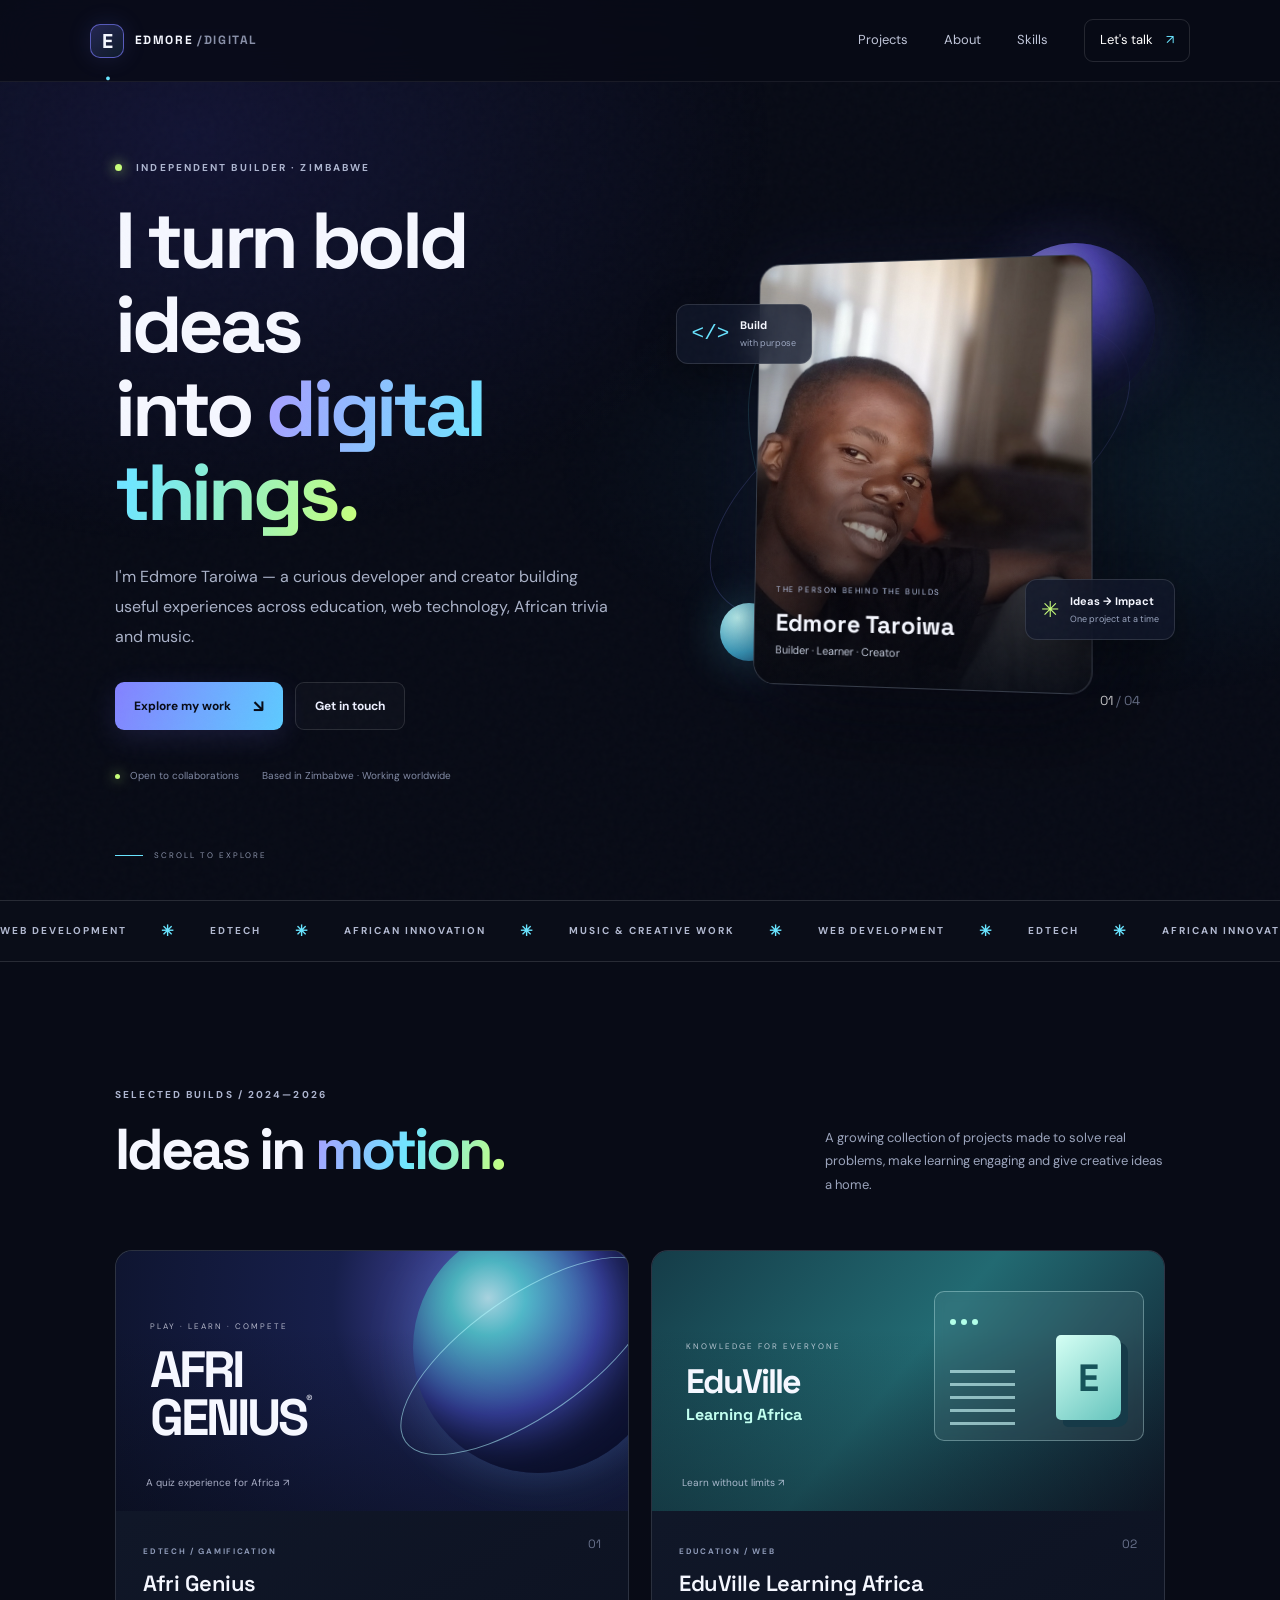
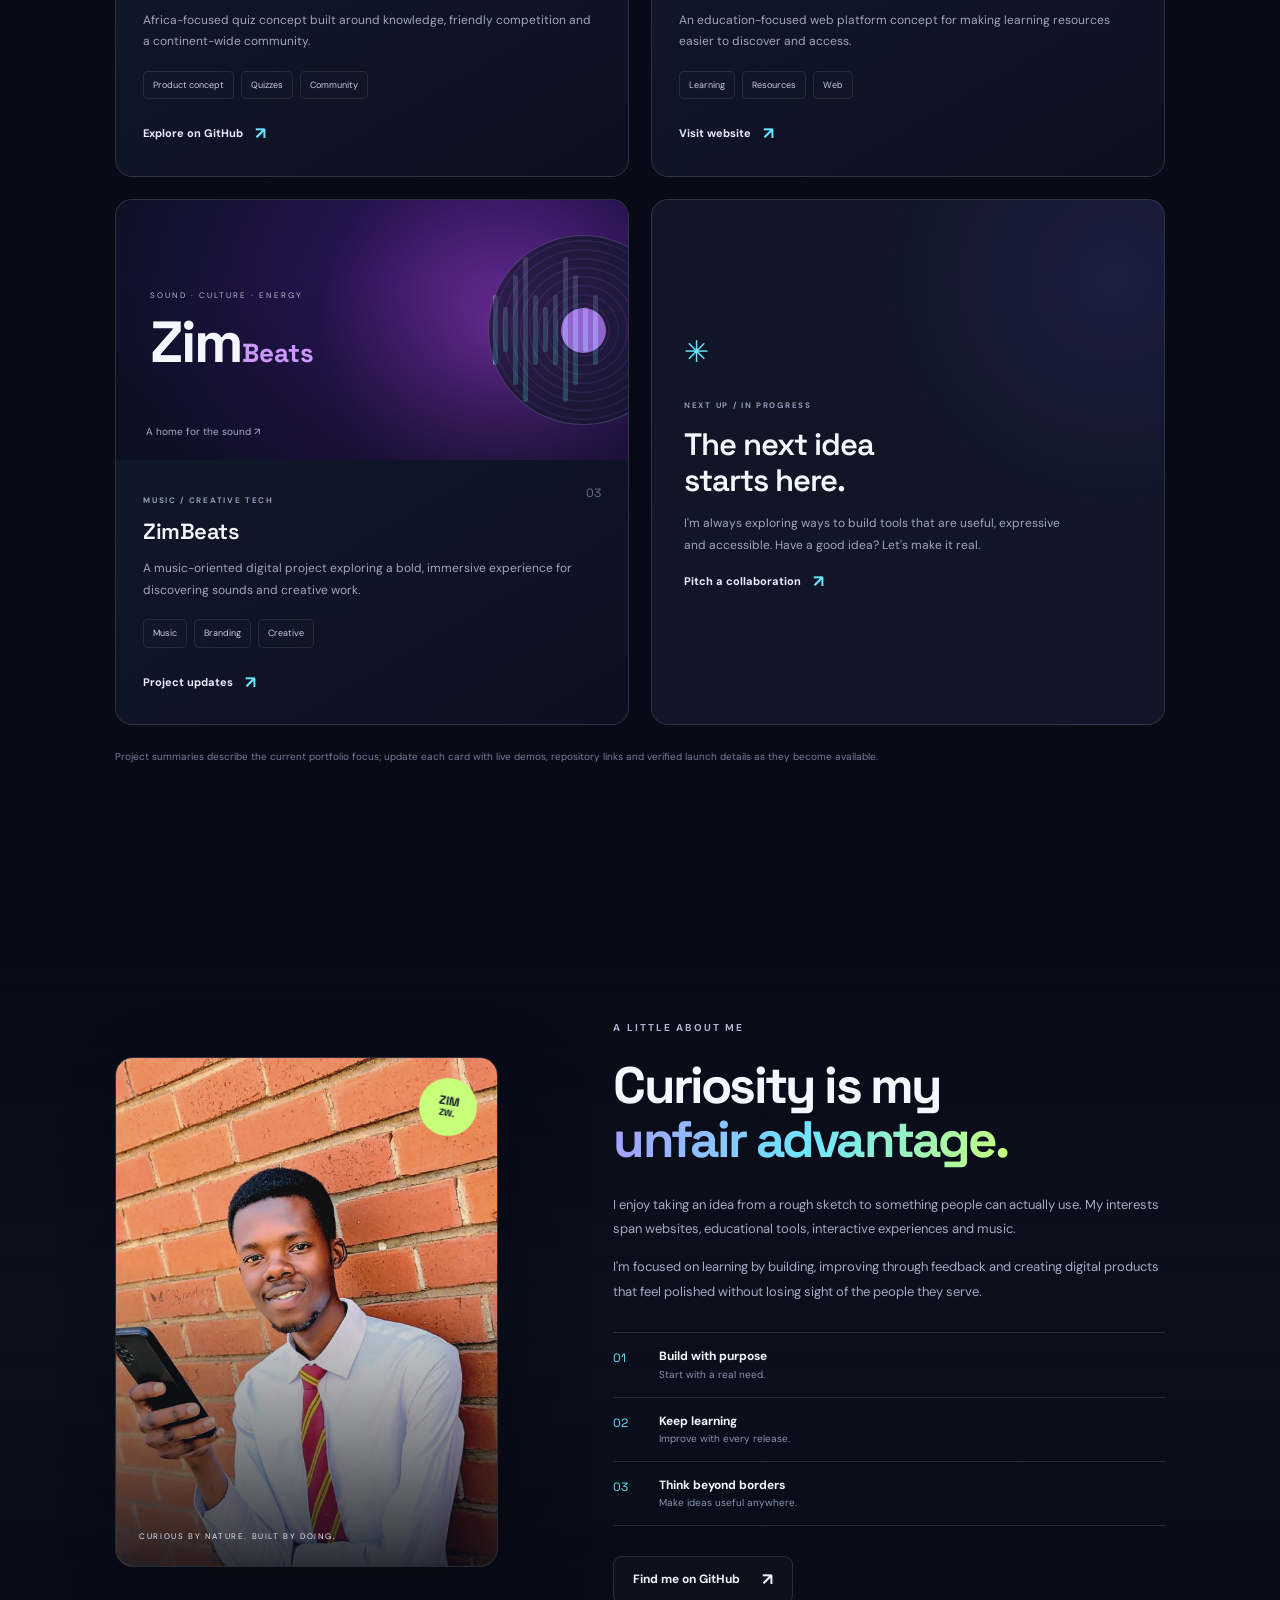
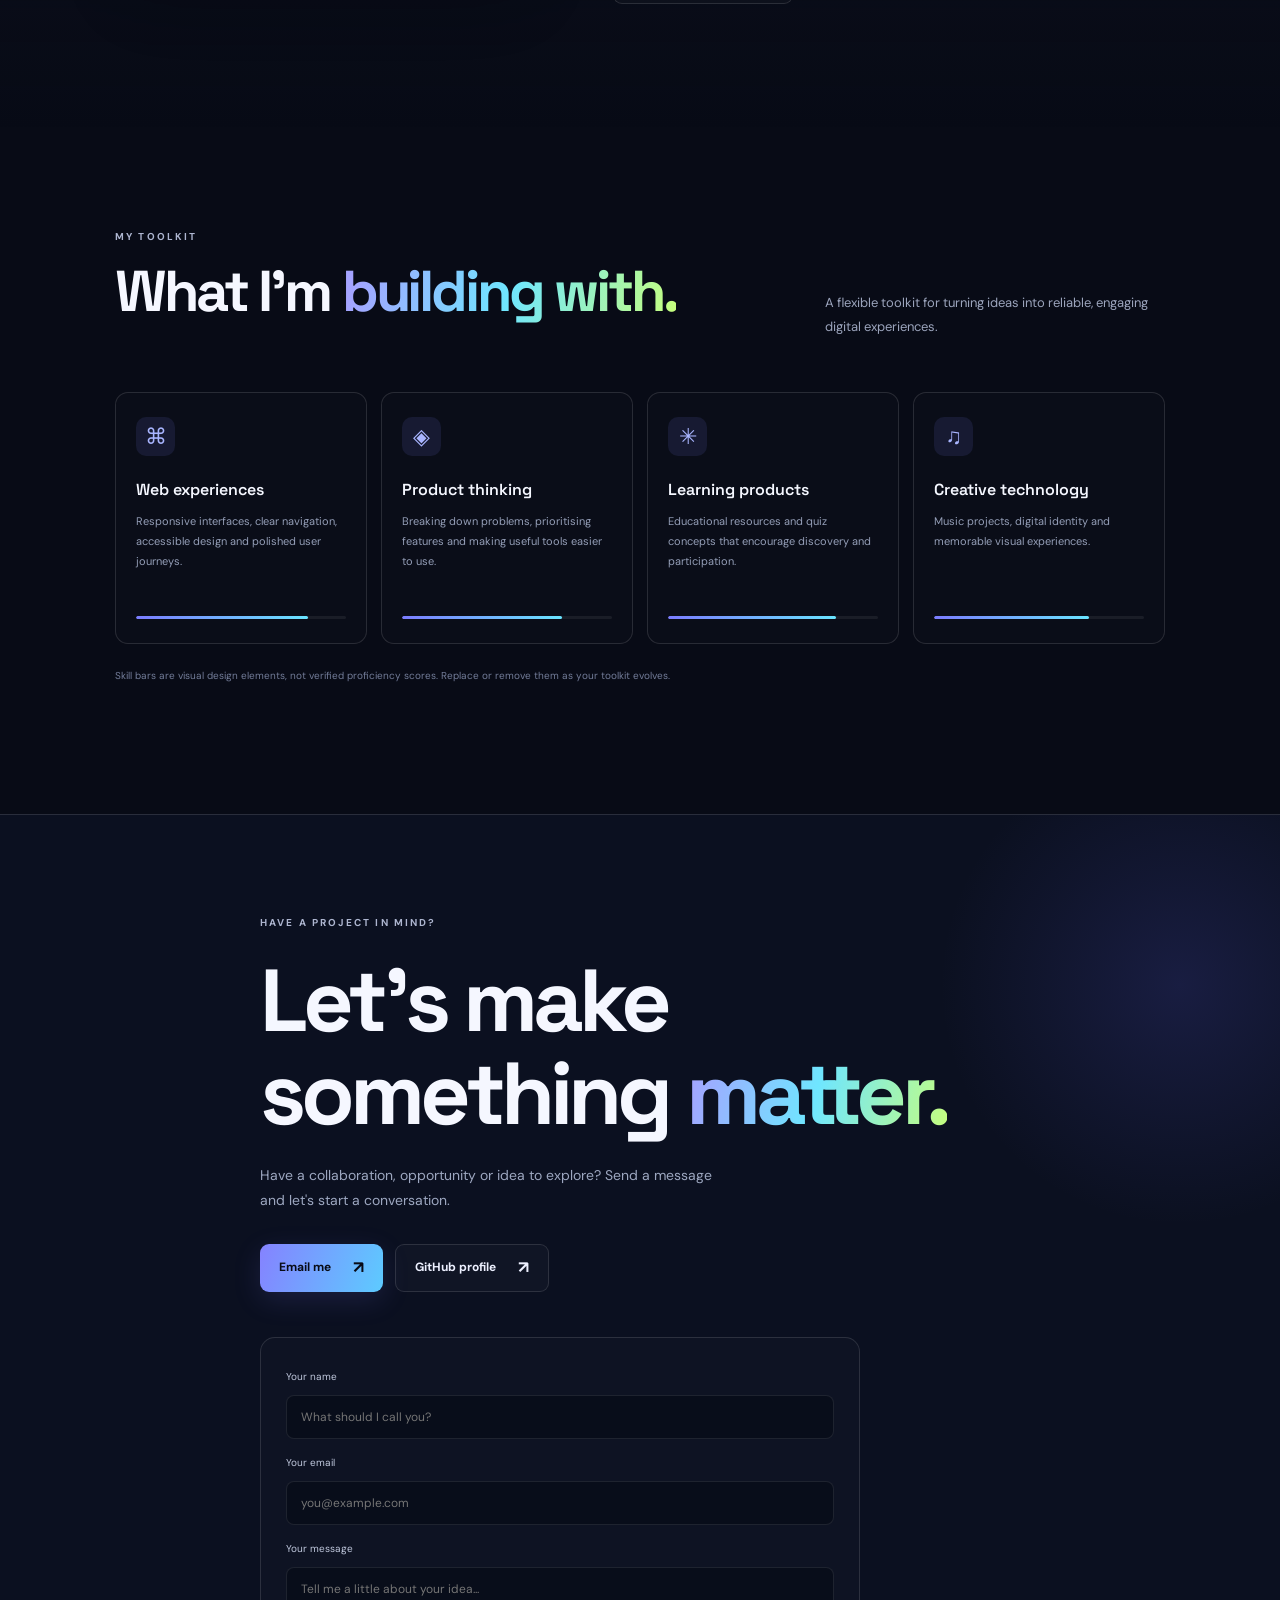
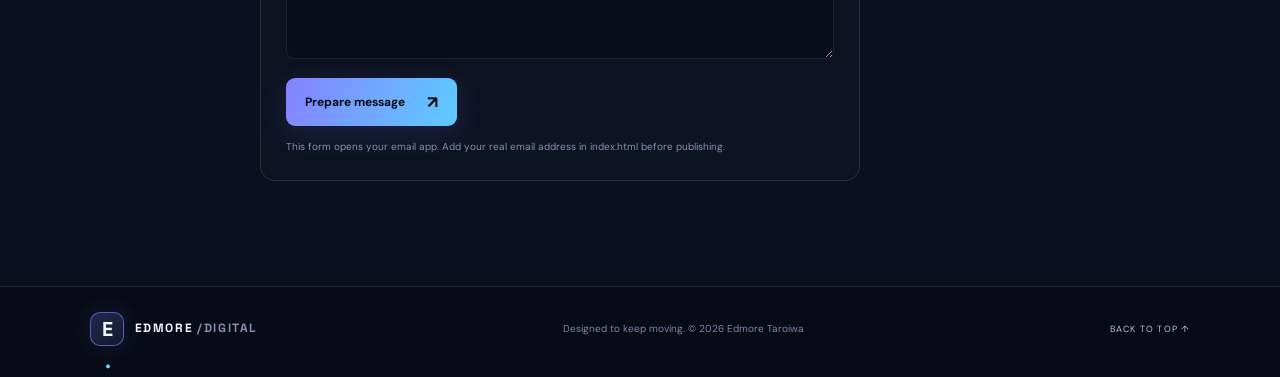
<file: index.html>
<!doctype html>
<html lang="en">
<head>
  <meta charset="utf-8">
  <meta name="viewport" content="width=device-width, initial-scale=1">
  <title>Edmore Taroiwa — Developer, Creator & Digital Builder</title>
  <meta name="description" content="The portfolio of Edmore Taroiwa: web projects, learning technology, African quiz experiences, music and creative digital work.">
  <meta name="author" content="Edmore Taroiwa">
  <meta name="theme-color" content="#080b16">
  <meta name="robots" content="index, follow, max-image-preview:large">
  <link rel="canonical" href="https://edmoretaroiwa.github.io/portfolio/">
  <link rel="icon" href="favicon.svg" type="image/svg+xml">
  <link rel="manifest" href="site.webmanifest">
  <meta property="og:type" content="website">
  <meta property="og:title" content="Edmore Taroiwa — Developer, Creator & Digital Builder">
  <meta property="og:description" content="Explore my projects in web development, education, quizzes and music.">
  <meta property="og:url" content="https://edmoretaroiwa.github.io/portfolio/">
  <meta property="og:image" content="https://edmoretaroiwa.github.io/portfolio/assets/portrait-casual.jpg">
  <meta name="twitter:card" content="summary_large_image">
  <link rel="preconnect" href="https://fonts.googleapis.com">
  <link rel="preconnect" href="https://fonts.gstatic.com" crossorigin>
  <link href="https://fonts.googleapis.com/css2?family=DM+Sans:wght@400;500;600;700&family=Space+Grotesk:wght@400;500;600;700&display=swap" rel="stylesheet">
  <link rel="stylesheet" href="styles.css">
  <script type="application/ld+json">
  {
    "@context":"https://schema.org",
    "@type":"Person",
    "name":"Edmore Taroiwa",
    "url":"https://edmoretaroiwa.github.io/portfolio/",
    "sameAs":["https://github.com/edmoretaroiwa"],
    "jobTitle":"Web Developer and Digital Creator",
    "knowsAbout":["Web development","Educational technology","Quiz applications","Music production","Digital design"]
  }
  </script>
</head>
<body>
  <div class="noise" aria-hidden="true"></div>
  <header class="topbar">
    <a class="brand" href="#home" aria-label="Edmore home"><span class="brand-mark">E<span>.</span></span><span>EDMORE<span class="muted">/DIGITAL</span></span></a>
    <button class="menu-toggle" aria-label="Open navigation" aria-expanded="false">☰</button>
    <nav class="nav" aria-label="Main navigation">
      <a href="#work">Projects</a><a href="#about">About</a><a href="#skills">Skills</a><a href="#contact" class="nav-cta">Let's talk <span>↗</span></a>
    </nav>
  </header>

  <main>
    <section class="hero section" id="home">
      <div class="hero-copy">
        <p class="eyebrow"><span class="pulse"></span> INDEPENDENT BUILDER · ZIMBABWE</p>
        <h1>I turn bold ideas<br>into <span class="gradient-text">digital things.</span></h1>
        <p class="hero-lede">I'm Edmore Taroiwa — a curious developer and creator building useful experiences across education, web technology, African trivia and music.</p>
        <div class="hero-actions">
          <a class="button button-primary" href="#work">Explore my work <span>↘</span></a>
          <a class="button button-ghost" href="#contact">Get in touch</a>
        </div>
        <div class="hero-meta"><span><i class="meta-dot"></i> Open to collaborations</span><span>Based in Zimbabwe · Working worldwide</span></div>
      </div>
      <div class="hero-visual" aria-label="Portrait and abstract 3D artwork">
        <div class="orbit orbit-one"></div><div class="orbit orbit-two"></div>
        <div class="orb orb-main"></div><div class="orb orb-small"></div>
        <div class="portrait-card tilt-card">
          <img src="assets/portrait-casual.jpg" alt="Edmore Taroiwa smiling in a black shirt" fetchpriority="high">
          <div class="portrait-overlay"><span class="mini-label">THE PERSON BEHIND THE BUILDS</span><strong>Edmore Taroiwa</strong><span>Builder · Learner · Creator</span></div>
        </div>
        <div class="floating-chip chip-code"><span class="chip-icon">&lt;/&gt;</span><span><b>Build</b><small>with purpose</small></span></div>
        <div class="floating-chip chip-idea"><span class="sparkle">✳</span><span><b>Ideas → Impact</b><small>One project at a time</small></span></div>
        <div class="hero-index">01 <span>/ 04</span></div>
      </div>
      <a class="scroll-cue" href="#work"><span></span> SCROLL TO EXPLORE</a>
    </section>

    <section class="ticker" aria-label="Areas of work"><div class="ticker-track"><span>WEB DEVELOPMENT</span><b>✳</b><span>EDTECH</span><b>✳</b><span>AFRICAN INNOVATION</span><b>✳</b><span>MUSIC & CREATIVE WORK</span><b>✳</b><span>WEB DEVELOPMENT</span><b>✳</b><span>EDTECH</span><b>✳</b><span>AFRICAN INNOVATION</span><b>✳</b><span>MUSIC & CREATIVE WORK</span><b>✳</b></div></section>

    <section class="section work-section" id="work">
      <div class="section-heading"><div><p class="eyebrow">SELECTED BUILDS / 2024—2026</p><h2>Ideas in <span class="gradient-text">motion.</span></h2></div><p class="section-intro">A growing collection of projects made to solve real problems, make learning engaging and give creative ideas a home.</p></div>
      <div class="project-grid">
        <article class="project-card project-feature tilt-card">
          <div class="project-art art-afri"><div class="art-globe"></div><div class="art-ring"></div><span class="art-kicker">PLAY · LEARN · COMPETE</span><strong>AFRI<br>GENIUS<span>®</span></strong><span class="art-bottom">A quiz experience for Africa ↗</span></div>
          <div class="project-info"><div><span class="project-type">EDTECH / GAMIFICATION</span><h3>Afri Genius</h3></div><span class="project-number">01</span><p>Africa-focused quiz concept built around knowledge, friendly competition and a continent-wide community.</p><div class="tag-row"><span>Product concept</span><span>Quizzes</span><span>Community</span></div><a class="text-link" href="https://github.com/edmoretaroiwa" target="_blank" rel="noreferrer">Explore on GitHub <span>↗</span></a></div>
        </article>
        <article class="project-card tilt-card">
          <div class="project-art art-edu"><div class="edu-window"><span></span><span></span><span></span><div class="edu-lines"></div><div class="edu-book">E</div></div><span class="art-kicker">KNOWLEDGE FOR EVERYONE</span><strong>EduVille<span> Learning Africa</span></strong><span class="art-bottom">Learn without limits ↗</span></div>
          <div class="project-info"><div><span class="project-type">EDUCATION / WEB</span><h3>EduVille Learning Africa</h3></div><span class="project-number">02</span><p>An education-focused web platform concept for making learning resources easier to discover and access.</p><div class="tag-row"><span>Learning</span><span>Resources</span><span>Web</span></div><a class="text-link" href="https://eduvillelearning.africa" target="_blank" rel="noreferrer">Visit website <span>↗</span></a></div>
        </article>
        <article class="project-card tilt-card">
          <div class="project-art art-zim"><div class="equalizer"><i></i><i></i><i></i><i></i><i></i><i></i><i></i><i></i><i></i><i></i><i></i></div><div class="vinyl"></div><span class="art-kicker">SOUND · CULTURE · ENERGY</span><strong>Zim<span>Beats</span></strong><span class="art-bottom">A home for the sound ↗</span></div>
          <div class="project-info"><div><span class="project-type">MUSIC / CREATIVE TECH</span><h3>ZimBeats</h3></div><span class="project-number">03</span><p>A music-oriented digital project exploring a bold, immersive experience for discovering sounds and creative work.</p><div class="tag-row"><span>Music</span><span>Branding</span><span>Creative</span></div><a class="text-link" href="https://github.com/edmoretaroiwa" target="_blank" rel="noreferrer">Project updates <span>↗</span></a></div>
        </article>
        <article class="project-card project-note tilt-card">
          <div class="note-icon">✳</div><span class="project-type">NEXT UP / IN PROGRESS</span><h3>The next idea<br>starts here.</h3><p>I'm always exploring ways to build tools that are useful, expressive and accessible. Have a good idea? Let's make it real.</p><a class="text-link" href="#contact">Pitch a collaboration <span>↗</span></a>
        </article>
      </div>
      <p class="small-note">Project summaries describe the current portfolio focus; update each card with live demos, repository links and verified launch details as they become available.</p>
    </section>

    <section class="about-section section" id="about">
      <div class="about-image"><img src="assets/portrait-school.jpg" alt="Edmore Taroiwa wearing a white shirt and striped tie" loading="lazy"><div class="image-caption">CURIOUS BY NATURE. BUILT BY DOING.</div><div class="about-stamp">ZIM<br><span>ZW.</span></div></div>
      <div class="about-copy"><p class="eyebrow">A LITTLE ABOUT ME</p><h2>Curiosity is my<br><span class="gradient-text">unfair advantage.</span></h2><p>I enjoy taking an idea from a rough sketch to something people can actually use. My interests span websites, educational tools, interactive experiences and music.</p><p>I'm focused on learning by building, improving through feedback and creating digital products that feel polished without losing sight of the people they serve.</p><div class="principles"><div><span>01</span><strong>Build with purpose</strong><small>Start with a real need.</small></div><div><span>02</span><strong>Keep learning</strong><small>Improve with every release.</small></div><div><span>03</span><strong>Think beyond borders</strong><small>Make ideas useful anywhere.</small></div></div><a class="button button-ghost" href="https://github.com/edmoretaroiwa" target="_blank" rel="noreferrer">Find me on GitHub <span>↗</span></a></div>
    </section>

    <section class="section skills-section" id="skills">
      <div class="section-heading"><div><p class="eyebrow">MY TOOLKIT</p><h2>What I'm <span class="gradient-text">building with.</span></h2></div><p class="section-intro">A flexible toolkit for turning ideas into reliable, engaging digital experiences.</p></div>
      <div class="skills-grid"><div class="skill-card"><span class="skill-symbol">⌘</span><h3>Web experiences</h3><p>Responsive interfaces, clear navigation, accessible design and polished user journeys.</p><div class="skill-line"><span style="width:82%"></span></div></div><div class="skill-card"><span class="skill-symbol">◈</span><h3>Product thinking</h3><p>Breaking down problems, prioritising features and making useful tools easier to use.</p><div class="skill-line"><span style="width:76%"></span></div></div><div class="skill-card"><span class="skill-symbol">✳</span><h3>Learning products</h3><p>Educational resources and quiz concepts that encourage discovery and participation.</p><div class="skill-line"><span style="width:80%"></span></div></div><div class="skill-card"><span class="skill-symbol">♫</span><h3>Creative technology</h3><p>Music projects, digital identity and memorable visual experiences.</p><div class="skill-line"><span style="width:74%"></span></div></div></div>
      <p class="small-note">Skill bars are visual design elements, not verified proficiency scores. Replace or remove them as your toolkit evolves.</p>
    </section>

    <section class="contact-section section" id="contact">
      <div class="contact-glow"></div><div class="contact-content"><p class="eyebrow">HAVE A PROJECT IN MIND?</p><h2>Let's make<br>something <span class="gradient-text">matter.</span></h2><p>Have a collaboration, opportunity or idea to explore? Send a message and let's start a conversation.</p><div class="contact-actions"><a class="button button-primary" href="mailto:REPLACE_WITH_YOUR_EMAIL@example.com?subject=Project%20collaboration">Email me <span>↗</span></a><a class="button button-ghost" href="https://github.com/edmoretaroiwa" target="_blank" rel="noreferrer">GitHub profile <span>↗</span></a></div><form class="contact-form" id="contact-form"><label for="sender-name">Your name</label><input id="sender-name" name="name" required placeholder="What should I call you?"><label for="sender-email">Your email</label><input id="sender-email" name="email" type="email" required placeholder="you@example.com"><label for="sender-message">Your message</label><textarea id="sender-message" name="message" rows="4" required placeholder="Tell me a little about your idea..."></textarea><button class="button button-primary" type="submit">Prepare message <span>↗</span></button><p class="form-note" id="form-note">This form opens your email app. Add your real email address in index.html before publishing.</p></form></div>
    </section>
  </main>
  <footer class="footer"><a class="brand" href="#home"><span class="brand-mark">E<span>.</span></span><span>EDMORE<span class="muted">/DIGITAL</span></span></a><span>Designed to keep moving. © <span id="year"></span> Edmore Taroiwa</span><a href="#home" class="back-top">BACK TO TOP ↑</a></footer>
  <script src="script.js"></script>
</body>
</html>
</file>
<file: styles.css>
:root{--bg:#080b16;--panel:#101626;--text:#f5f7ff;--muted:#a0a8bf;--line:rgba(255,255,255,.12);--blue:#7b7cff;--cyan:#69e4ff;--lime:#c8ff7a;--font:'DM Sans',sans-serif;--display:'Space Grotesk',sans-serif}*{box-sizing:border-box}html{scroll-behavior:smooth;scroll-padding-top:90px}body{margin:0;background:var(--bg);color:var(--text);font-family:var(--font);line-height:1.6;overflow-x:hidden}body:before{content:"";position:fixed;inset:0;pointer-events:none;background:radial-gradient(ellipse at 15% 15%,rgba(90,87,255,.13),transparent 38%),radial-gradient(ellipse at 85% 52%,rgba(41,203,255,.08),transparent 35%);z-index:-2}.noise{position:fixed;inset:0;opacity:.035;pointer-events:none;z-index:10;background-image:url("data:image/svg+xml,%3Csvg viewBox='0 0 180 180' xmlns='http://www.w3.org/2000/svg'%3E%3Cfilter id='n'%3E%3CfeTurbulence type='fractalNoise' baseFrequency='.85' numOctaves='3' stitchTiles='stitch'/%3E%3C/filter%3E%3Crect width='100%25' height='100%25' filter='url(%23n)' opacity='.55'/%3E%3C/svg%3E")}.topbar{height:82px;padding:0 7vw;display:flex;align-items:center;justify-content:space-between;border-bottom:1px solid rgba(255,255,255,.07);position:sticky;top:0;z-index:20;background:rgba(8,11,22,.8);backdrop-filter:blur(20px)}.brand{display:flex;align-items:center;gap:11px;text-decoration:none;color:var(--text);font-family:var(--display);font-size:12px;font-weight:700;letter-spacing:1.6px}.brand-mark{display:grid;place-items:center;width:34px;height:34px;border:1px solid rgba(123,124,255,.65);border-radius:10px;font-size:20px;letter-spacing:-2px;background:linear-gradient(145deg,rgba(123,124,255,.25),rgba(105,228,255,.08));box-shadow:0 0 25px #7b7cff24}.brand-mark span{color:var(--cyan)}.muted{color:#8990a8;margin-left:4px}.nav{display:flex;align-items:center;gap:36px}.nav a{font-size:13px;color:#c0c6d9;text-decoration:none;transition:color .2s}.nav a:hover,.text-link:hover{color:var(--cyan)}.nav .nav-cta{border:1px solid var(--line);border-radius:9px;padding:10px 15px;color:white}.nav-cta span{color:var(--cyan);margin-left:10px}.menu-toggle{display:none;background:none;color:white;border:0;font-size:25px}.section{padding:120px 9vw;position:relative}.hero{min-height:calc(100vh - 82px);display:grid;grid-template-columns:1.02fr .98fr;align-items:center;gap:4vw;padding-top:72px;padding-bottom:110px}.eyebrow{font-size:10px;letter-spacing:2.1px;color:#aeb6d0;font-weight:700;margin:0 0 23px}.pulse,.meta-dot{display:inline-block;width:7px;height:7px;border-radius:50%;background:var(--lime);margin-right:10px;box-shadow:0 0 13px var(--lime)}h1,h2,h3,p{margin-top:0}h1,h2{font-family:var(--display);letter-spacing:-.055em;line-height:1.06}h1{font-size:clamp(48px,6.2vw,88px);margin-bottom:27px}h2{font-size:clamp(38px,4.5vw,61px);margin-bottom:22px}.gradient-text{background:linear-gradient(105deg,#a4a3ff 5%,#6fe6ff 50%,#c8ff7a 100%);-webkit-background-clip:text;background-clip:text;color:transparent}.hero-lede{max-width:530px;color:#aab2c8;font-size:16px;line-height:1.85}.hero-actions,.contact-actions{display:flex;gap:12px;flex-wrap:wrap;margin-top:31px}.button{display:inline-flex;align-items:center;justify-content:center;gap:22px;min-height:48px;padding:0 19px;border-radius:9px;font-size:12px;font-weight:700;text-decoration:none;border:1px solid var(--line);cursor:pointer;transition:transform .2s,box-shadow .2s,background .2s;font-family:var(--font)}.button:hover{transform:translateY(-3px)}.button-primary{background:linear-gradient(110deg,#8582ff,#5dcbff);color:#080b16;border:0;box-shadow:0 8px 28px #7978ff25}.button-primary:hover{box-shadow:0 12px 35px #7978ff45}.button-ghost{color:#edf0ff;background:rgba(255,255,255,.025)}.button span{font-size:17px}.hero-meta{display:flex;gap:23px;flex-wrap:wrap;margin-top:38px;font-size:10px;color:#828ba5}.meta-dot{width:5px;height:5px;margin-right:7px}.hero-visual{min-height:510px;position:relative;display:grid;place-items:center;perspective:1000px}.portrait-card{width:min(73%,340px);height:430px;position:relative;z-index:2;border:1px solid #ffffff28;border-radius:22px;overflow:hidden;transform:rotateY(-9deg) rotateX(3deg);box-shadow:22px 28px 90px #0009,0 0 80px #6d73ff18;background:#111827}.portrait-card:after{content:"";position:absolute;inset:35% 0 0;background:linear-gradient(transparent,rgba(6,9,18,.92))}.portrait-card img{width:100%;height:100%;object-fit:cover;object-position:48% center;filter:saturate(.86)}.portrait-overlay{position:absolute;bottom:24px;left:22px;right:15px;z-index:2;display:flex;flex-direction:column}.mini-label{font-size:8px;letter-spacing:1.6px;color:#b9c5e5;margin-bottom:8px}.portrait-overlay strong{font-family:var(--display);font-size:24px}.portrait-overlay>span:last-child{font-size:11px;color:#c2c9da}.orbit{position:absolute;border:1px solid #8d8cff35;border-radius:50%;transform:rotate(-30deg)}.orbit-one{width:470px;height:210px}.orbit-two{width:420px;height:300px;transform:rotate(55deg);border-color:#69e4ff2a}.orb{position:absolute;border-radius:50%;filter:blur(.3px)}.orb-main{width:160px;height:160px;right:2%;top:5%;background:radial-gradient(circle at 30% 25%,#b4b0ff,#6c60f4 36%,#242b6e 72%);box-shadow:inset -20px -20px 45px #080b16aa,0 0 65px #766bff38;opacity:.85}.orb-small{width:58px;height:58px;left:9%;bottom:13%;background:radial-gradient(circle at 30% 25%,#c7fffa,#3a9fc0 60%,#133b62);box-shadow:0 0 45px #58e5ff45}.floating-chip{position:absolute;z-index:3;display:flex;align-items:center;gap:11px;background:rgba(17,23,42,.8);border:1px solid #ffffff20;backdrop-filter:blur(18px);padding:12px 15px;border-radius:12px;box-shadow:0 15px 40px #0005}.floating-chip b,.floating-chip small{display:block}.floating-chip b{font-size:11px}.floating-chip small{font-size:9px;color:#9ca7c1;margin-top:2px}.chip-code{top:17%;left:0}.chip-idea{right:-2%;bottom:17%}.chip-icon{color:var(--cyan);font-family:monospace;font-size:21px}.sparkle{color:var(--lime);font-size:22px}.hero-index{position:absolute;bottom:3%;right:5%;font-family:var(--display);font-size:13px;color:white}.hero-index span{color:#747d98}.scroll-cue{position:absolute;bottom:38px;left:9vw;font-size:8px;letter-spacing:2px;color:#8991a8;text-decoration:none;display:flex;align-items:center;gap:11px}.scroll-cue span{width:28px;height:1px;background:var(--cyan)}.ticker{overflow:hidden;border-block:1px solid var(--line);background:#ffffff03;padding:18px 0}.ticker-track{display:flex;align-items:center;justify-content:space-around;gap:34px;white-space:nowrap;min-width:1000px;font-size:10px;letter-spacing:2px;font-weight:700;color:#b2b9d0}.ticker b{color:var(--cyan);font-size:15px}.work-section{padding-top:125px}.section-heading{display:flex;align-items:end;justify-content:space-between;gap:35px;margin-bottom:48px}.section-heading .eyebrow{margin-bottom:16px}.section-intro{max-width:340px;color:#9ba4bc;font-size:13px;line-height:1.8;margin-bottom:6px}.project-grid{display:grid;grid-template-columns:1fr 1fr;gap:22px}.project-card{border:1px solid var(--line);border-radius:17px;overflow:hidden;background:linear-gradient(150deg,#121a2c,#0c1120);transition:transform .25s,border-color .25s;transform-style:preserve-3d}.project-card:hover{border-color:#8a8aff65}.project-art{height:260px;position:relative;overflow:hidden;display:flex;flex-direction:column;justify-content:center;padding:30px 34px}.project-art:after{content:"";position:absolute;inset:0;background:linear-gradient(0deg,#080b1666,transparent 70%);pointer-events:none}.project-art>*{position:relative;z-index:1}.art-kicker{font-size:8px;letter-spacing:2px;color:#f1f2ffb9}.project-art strong{font-family:var(--display);font-size:43px;line-height:.95;letter-spacing:-2px;margin-top:13px}.project-art strong span{font-size:.45em;letter-spacing:0}.art-bottom{position:absolute!important;bottom:20px;left:30px;font-size:10px;color:#e3e7ffb9}.art-afri{background:radial-gradient(circle at 80% 20%,#5a59c9,#171f4b 42%,#0d132b)}.art-afri strong{font-size:51px;letter-spacing:-3px}.art-afri strong span{font-size:13px;vertical-align:top}.art-globe{position:absolute!important;width:250px;height:250px;border-radius:50%;right:-35px;top:-28px;background:radial-gradient(circle at 30% 30%,#c7ffef,#4fd8ca 15%,#3843a5 47%,#121a3e 70%);box-shadow:inset -30px -25px 50px #060a22,0 0 55px #6fe6ff33;opacity:.75}.art-ring{position:absolute!important;width:300px;height:120px;right:-50px;top:45px;border:1px solid #b4f9ff8c;border-radius:50%;transform:rotate(-35deg)}.art-edu{background:linear-gradient(130deg,#153c48,#226a72 48%,#101b2b)}.edu-window{position:absolute!important;width:210px;height:150px;right:20px;top:40px;border:1px solid #d9ffff55;border-radius:10px;background:#eaffff12;backdrop-filter:blur(5px);padding:15px}.edu-window>span{display:inline-block;width:6px;height:6px;border-radius:50%;background:#b2ffe8;margin-right:5px}.edu-lines{position:absolute;left:15px;bottom:15px;width:65px;height:60px;background:repeating-linear-gradient(0deg,#d2ffff9c 0 3px,transparent 3px 13px)}.edu-book{position:absolute;right:22px;bottom:20px;width:65px;height:85px;border-radius:5px 10px 10px 5px;background:linear-gradient(140deg,#d5fff4,#65c4bd);color:#16535a;display:grid;place-items:center;font:700 38px var(--display);box-shadow:7px 7px 0 #163a48}.art-edu strong{font-size:34px}.art-edu strong span{display:block;font-size:16px;letter-spacing:0;margin-top:8px;color:#c2fff0}.art-zim{background:radial-gradient(circle at 75% 50%,#6d2c9b,#25134d 45%,#0b1125)}.art-zim strong{font-size:58px}.art-zim strong span{color:#cb98ff}.equalizer{position:absolute!important;inset:40px 30px 40px auto;display:flex;align-items:center;gap:5px;opacity:.65}.equalizer i{width:5px;height:var(--h,70px);border-radius:5px;background:linear-gradient(#b9a1ff,#5ee4ff)}.equalizer i:nth-child(3n){height:110px}.equalizer i:nth-child(2n){height:45px}.equalizer i:nth-child(4n){height:145px}.vinyl{position:absolute!important;width:190px;height:190px;right:-50px;top:35px;border-radius:50%;background:repeating-radial-gradient(circle,#111827 0 7px,#292345 8px 9px);border:1px solid #c8b1ff55;opacity:.65}.vinyl:after{content:"";position:absolute;width:45px;height:45px;border-radius:50%;left:72px;top:72px;background:#bd8dff}.project-info{padding:25px 27px 28px}.project-info>div:first-child{display:inline-block;max-width:85%}.project-type{font-size:8px;letter-spacing:1.7px;color:#8f9bb9;font-weight:700}.project-info h3{font:600 22px var(--display);margin:7px 0 13px;letter-spacing:-.5px}.project-info p,.project-note p{font-size:12px;line-height:1.8;color:#9da7c0;max-width:480px}.project-number{float:right;font:12px var(--display);color:#68718b}.tag-row{display:flex;flex-wrap:wrap;gap:7px;margin:18px 0 20px}.tag-row span{font-size:9px;padding:6px 9px;border:1px solid #ffffff17;border-radius:5px;color:#c5cce0;background:#ffffff03}.text-link{display:inline-flex;align-items:center;gap:12px;font-size:11px;font-weight:700;color:#e9edff;text-decoration:none;transition:color .2s}.text-link span{font-size:17px;color:var(--cyan)}.project-note{padding:32px;min-height:100%;display:flex;align-items:flex-start;flex-direction:column;justify-content:center;background:radial-gradient(circle at 90% 15%,#4740a933,transparent 40%),#101626}.note-icon{font-size:30px;color:var(--cyan);margin-bottom:23px}.project-note h3{font:600 31px/1.15 var(--display);letter-spacing:-1px;margin:15px 0}.project-note p{max-width:380px}.small-note{font-size:10px;line-height:1.7;color:#737d99;margin-top:23px}.about-section{display:grid;grid-template-columns:.82fr 1.18fr;align-items:center;gap:9vw;background:linear-gradient(180deg,transparent,#10162570,transparent);padding-top:125px;padding-bottom:125px}.about-image{height:510px;position:relative;border-radius:18px;overflow:hidden;border:1px solid #ffffff20;box-shadow:20px 20px 70px #0004}.about-image img{width:100%;height:100%;object-fit:cover;object-position:48% center;filter:saturate(.8)}.about-image:after{content:"";position:absolute;inset:40% 0 0;background:linear-gradient(transparent,#070a14d9)}.image-caption{position:absolute;bottom:23px;left:23px;z-index:2;font-size:8px;letter-spacing:1.6px;color:#e4e8fa}.about-stamp{position:absolute;top:20px;right:20px;z-index:2;width:58px;height:58px;border-radius:50%;background:#c8ff7a;color:#11172a;display:grid;place-content:center;text-align:center;font:700 12px/1.1 var(--display);transform:rotate(10deg)}.about-stamp span{font-size:9px}.about-copy>p:not(.eyebrow){font-size:13px;line-height:1.9;color:#a2abc2}.about-copy h2{font-size:clamp(37px,4vw,55px);margin-bottom:25px}.principles{margin:28px 0 30px;border-top:1px solid var(--line)}.principles>div{display:grid;grid-template-columns:34px 1fr;column-gap:12px;padding:14px 0;border-bottom:1px solid var(--line)}.principles>div>span{grid-row:span 2;color:var(--cyan);font:12px var(--display);padding-top:3px}.principles strong{font-size:12px}.principles small{font-size:10px;color:#8994ae}.skills-section{padding-top:100px}.skills-grid{display:grid;grid-template-columns:repeat(4,1fr);gap:14px}.skill-card{border:1px solid var(--line);border-radius:13px;padding:24px 20px;background:#ffffff03}.skill-symbol{display:grid;place-items:center;width:39px;height:39px;border-radius:10px;background:#7b7cff1c;color:#a9b5ff;font-size:22px;margin-bottom:23px}.skill-card h3{font:600 16px var(--display);margin-bottom:12px}.skill-card p{font-size:11px;line-height:1.8;color:#949eb7;min-height:80px}.skill-line{height:3px;background:#ffffff10;border-radius:3px;overflow:hidden;margin-top:24px}.skill-line span{display:block;height:100%;border-radius:3px;background:linear-gradient(90deg,#7b7cff,#69e4ff)}.contact-section{padding-top:100px;padding-bottom:105px;overflow:hidden;border-top:1px solid var(--line);background:#0b1020}.contact-glow{position:absolute;width:500px;height:500px;right:-150px;top:-80px;border-radius:50%;background:radial-gradient(circle,#5c5de52b,transparent 68%);pointer-events:none}.contact-content{position:relative;max-width:760px;margin:0 auto}.contact-content h2{font-size:clamp(50px,7vw,88px)}.contact-content>p:not(.eyebrow){max-width:470px;color:#9da7c0;font-size:14px;line-height:1.8}.contact-form{margin-top:45px;padding:25px;border:1px solid var(--line);border-radius:15px;background:#ffffff04;display:grid;gap:10px;max-width:600px}.contact-form label{font-size:10px;color:#c0c8dd;margin-top:6px}.contact-form input,.contact-form textarea{font:12px var(--font);color:white;background:#080d1a;border:1px solid #ffffff17;border-radius:8px;padding:13px 14px;outline:none;resize:vertical}.contact-form input:focus,.contact-form textarea:focus{border-color:#7b7cff}.contact-form button{justify-self:start;margin-top:9px}.form-note{font-size:10px;color:#8792ad;margin:3px 0 0}.footer{display:flex;align-items:center;justify-content:space-between;gap:20px;padding:25px 7vw;border-top:1px solid var(--line);font-size:10px;color:#7e88a3}.back-top{font-size:9px;letter-spacing:1.2px;color:#b9c3dc;text-decoration:none}.reveal{opacity:0;transform:translateY(22px);transition:opacity .7s ease,transform .7s ease}.reveal.is-visible{opacity:1;transform:translateY(0)}@media(max-width:900px){.section{padding-left:6vw;padding-right:6vw}.hero{grid-template-columns:1fr 0.85fr;gap:2vw}.portrait-card{width:78%;height:390px}.hero-visual{min-height:450px}.orbit-one{width:350px}.orbit-two{width:350px}.chip-idea{right:-5%}.project-art{height:220px}.project-art strong{font-size:36px}.art-afri strong{font-size:43px}.art-zim strong{font-size:48px}.about-section{gap:6vw}.about-image{height:460px}.skills-grid{grid-template-columns:1fr 1fr}.skill-card p{min-height:55px}}@media(max-width:680px){.topbar{height:68px;padding:0 5vw}.menu-toggle{display:block}.nav{display:none;position:absolute;top:67px;left:0;right:0;padding:20px 5vw 25px;background:#0b1020;border-bottom:1px solid var(--line);flex-direction:column;align-items:stretch;gap:20px}.nav.open{display:flex}.nav .nav-cta{align-self:flex-start}.section{padding:78px 6vw}.hero{display:flex;flex-direction:column;align-items:stretch;padding-top:75px;padding-bottom:100px;min-height:auto}.hero-copy{position:relative;z-index:2}.hero-lede{font-size:14px}.hero-visual{min-height:410px;margin-top:20px}.portrait-card{height:370px;width:min(72%,300px)}.orb-main{width:110px;height:110px;right:3%;top:5%}.orb-small{width:42px;height:42px}.orbit-one{width:340px;height:180px}.orbit-two{width:300px;height:220px}.chip-code{left:1%;top:15%}.chip-idea{right:0;bottom:12%}.hero-index{bottom:0;right:2%}.scroll-cue{left:6vw;bottom:35px}.section-heading{display:block;margin-bottom:32px}.section-intro{margin-top:15px}.project-grid{grid-template-columns:1fr}.project-art{height:235px}.project-note{min-height:290px}.about-section{grid-template-columns:1fr;gap:45px}.about-image{height:450px;width:100%;max-width:420px}.about-copy h2{font-size:43px}.skills-grid{grid-template-columns:1fr 1fr;gap:10px}.skill-card{padding:20px 15px}.skill-card h3{font-size:14px}.skill-card p{font-size:10px}.contact-section{padding-top:80px}.contact-form{padding:18px}.footer{padding:23px 6vw;flex-wrap:wrap}.footer>span{order:3;width:100%}}@media(max-width:390px){h1{font-size:45px}.hero-meta{flex-direction:column;gap:8px}.skills-grid{grid-template-columns:1fr}.skill-card p{min-height:auto}.portrait-card{width:78%}.project-art{padding:25px}.art-bottom{left:25px}}@media(prefers-reduced-motion:reduce){*,*:before,*:after{scroll-behavior:auto!important;animation:none!important;transition:none!important}.reveal{opacity:1;transform:none}}
</file>
